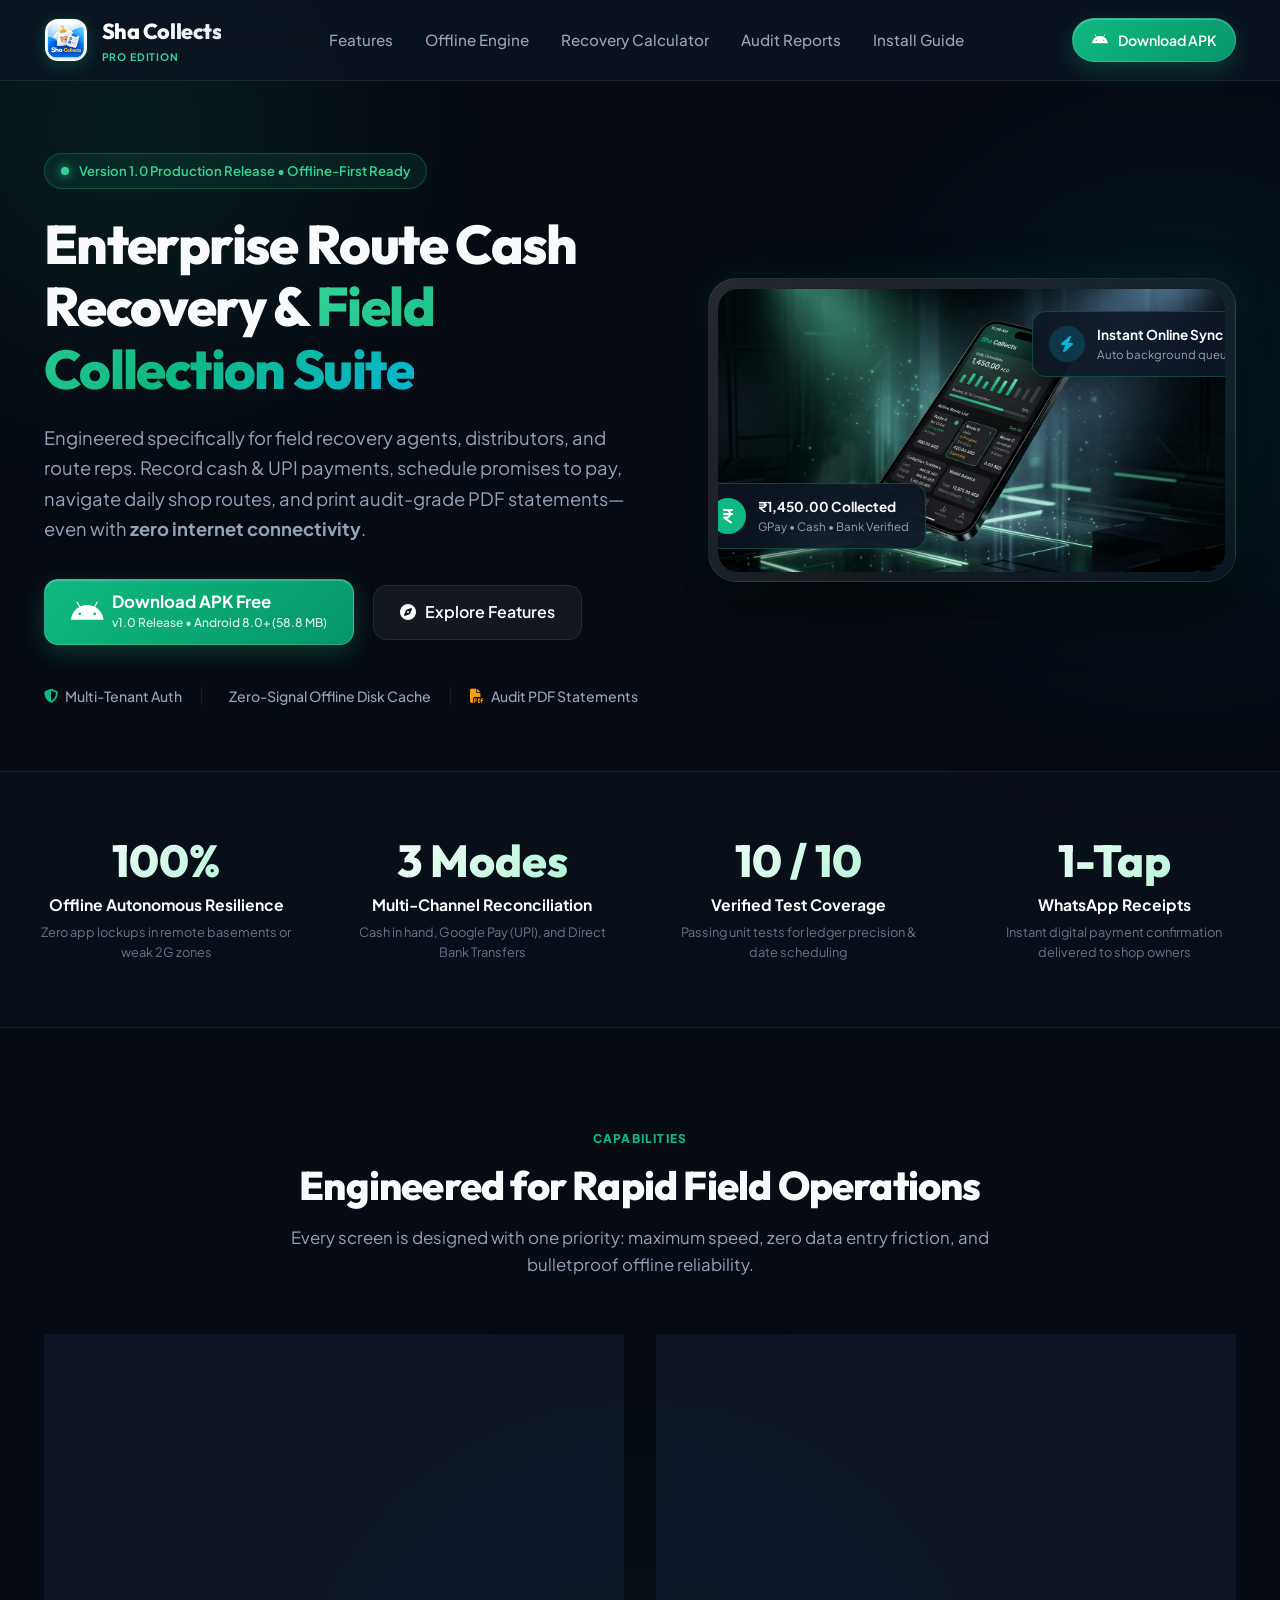
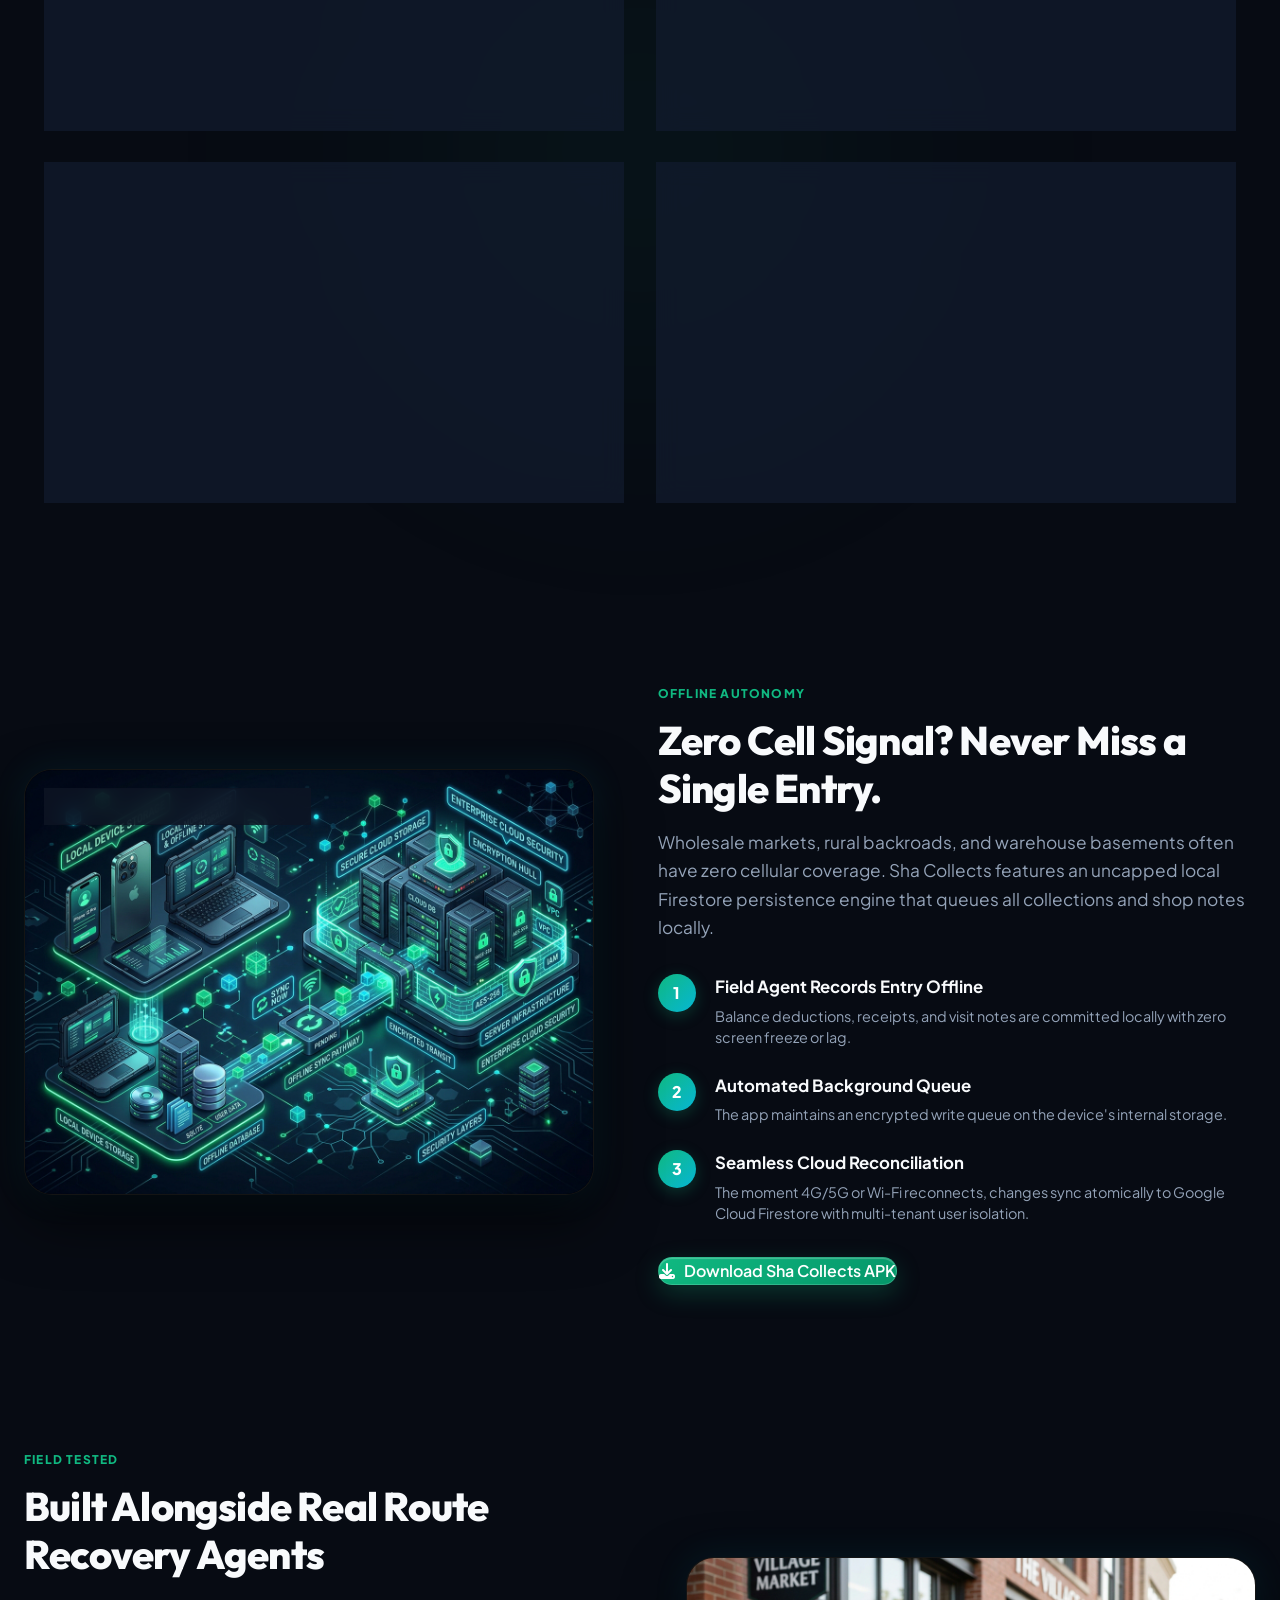
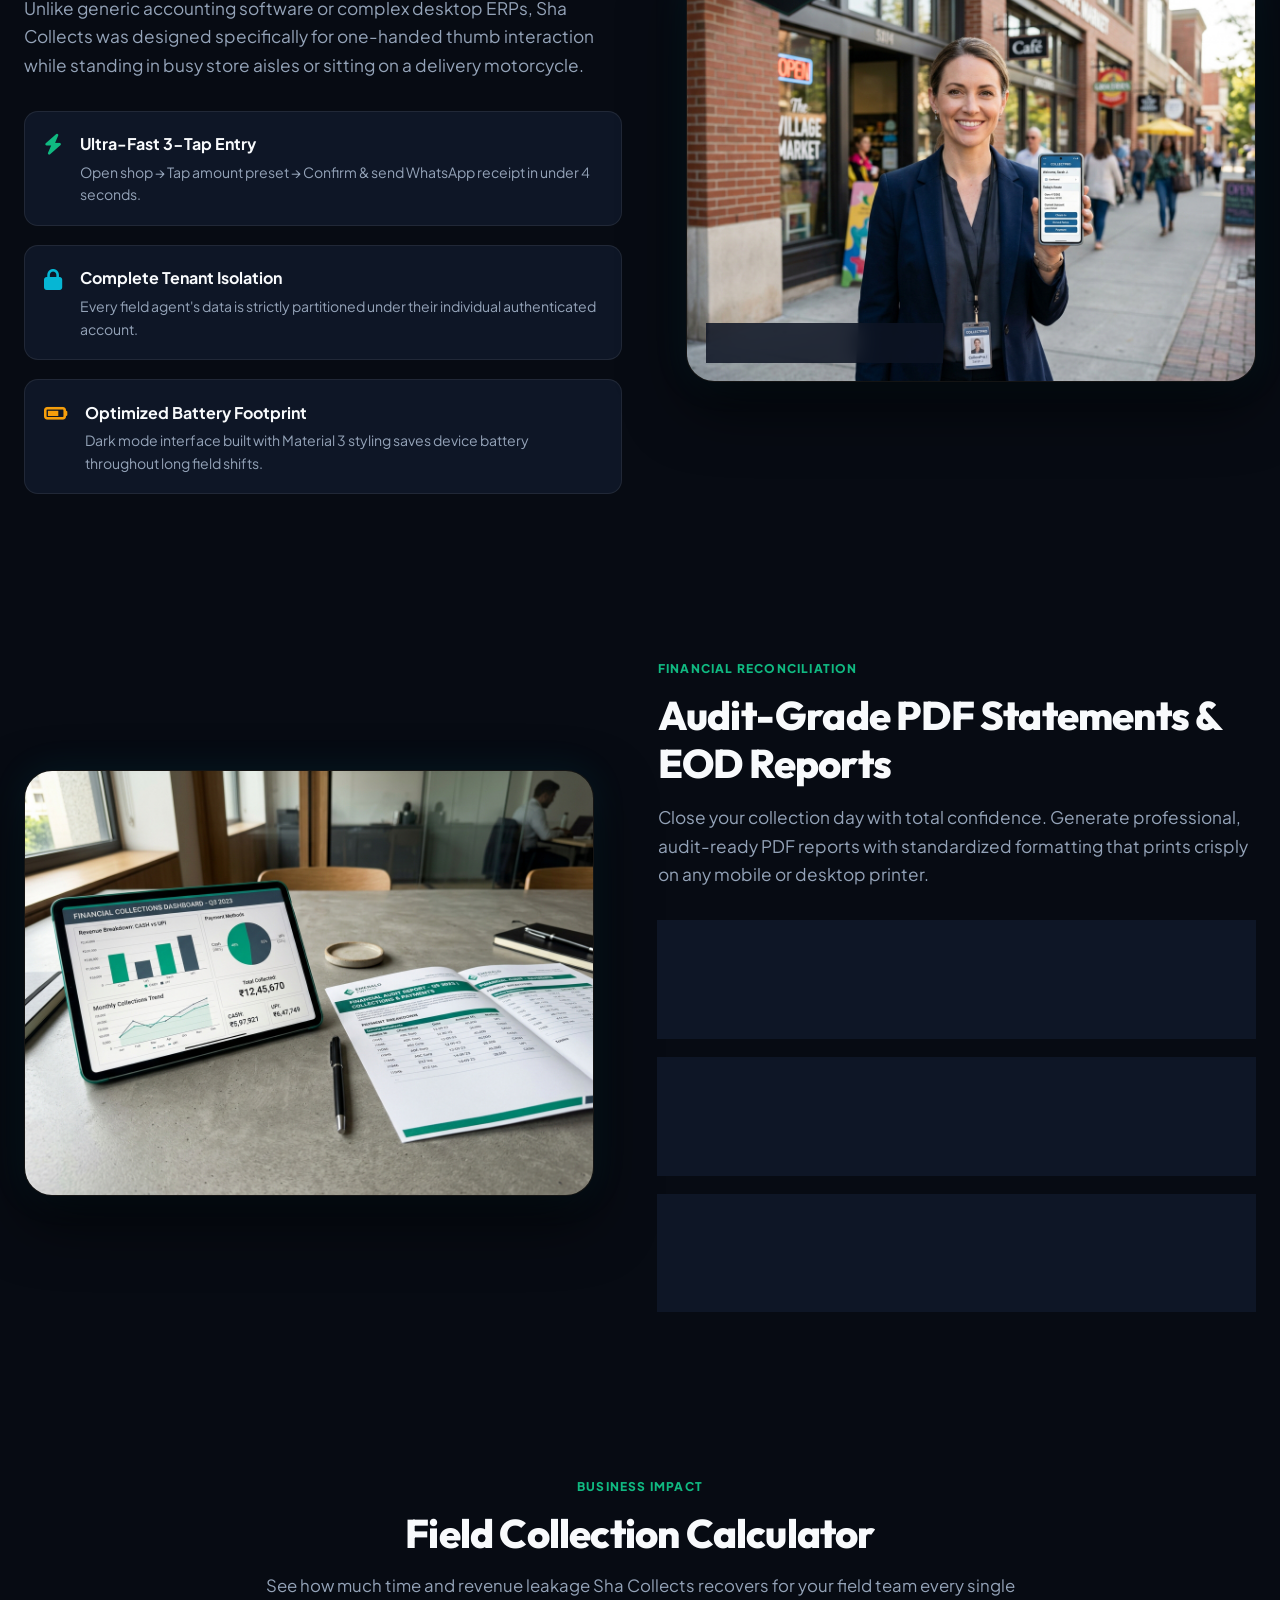
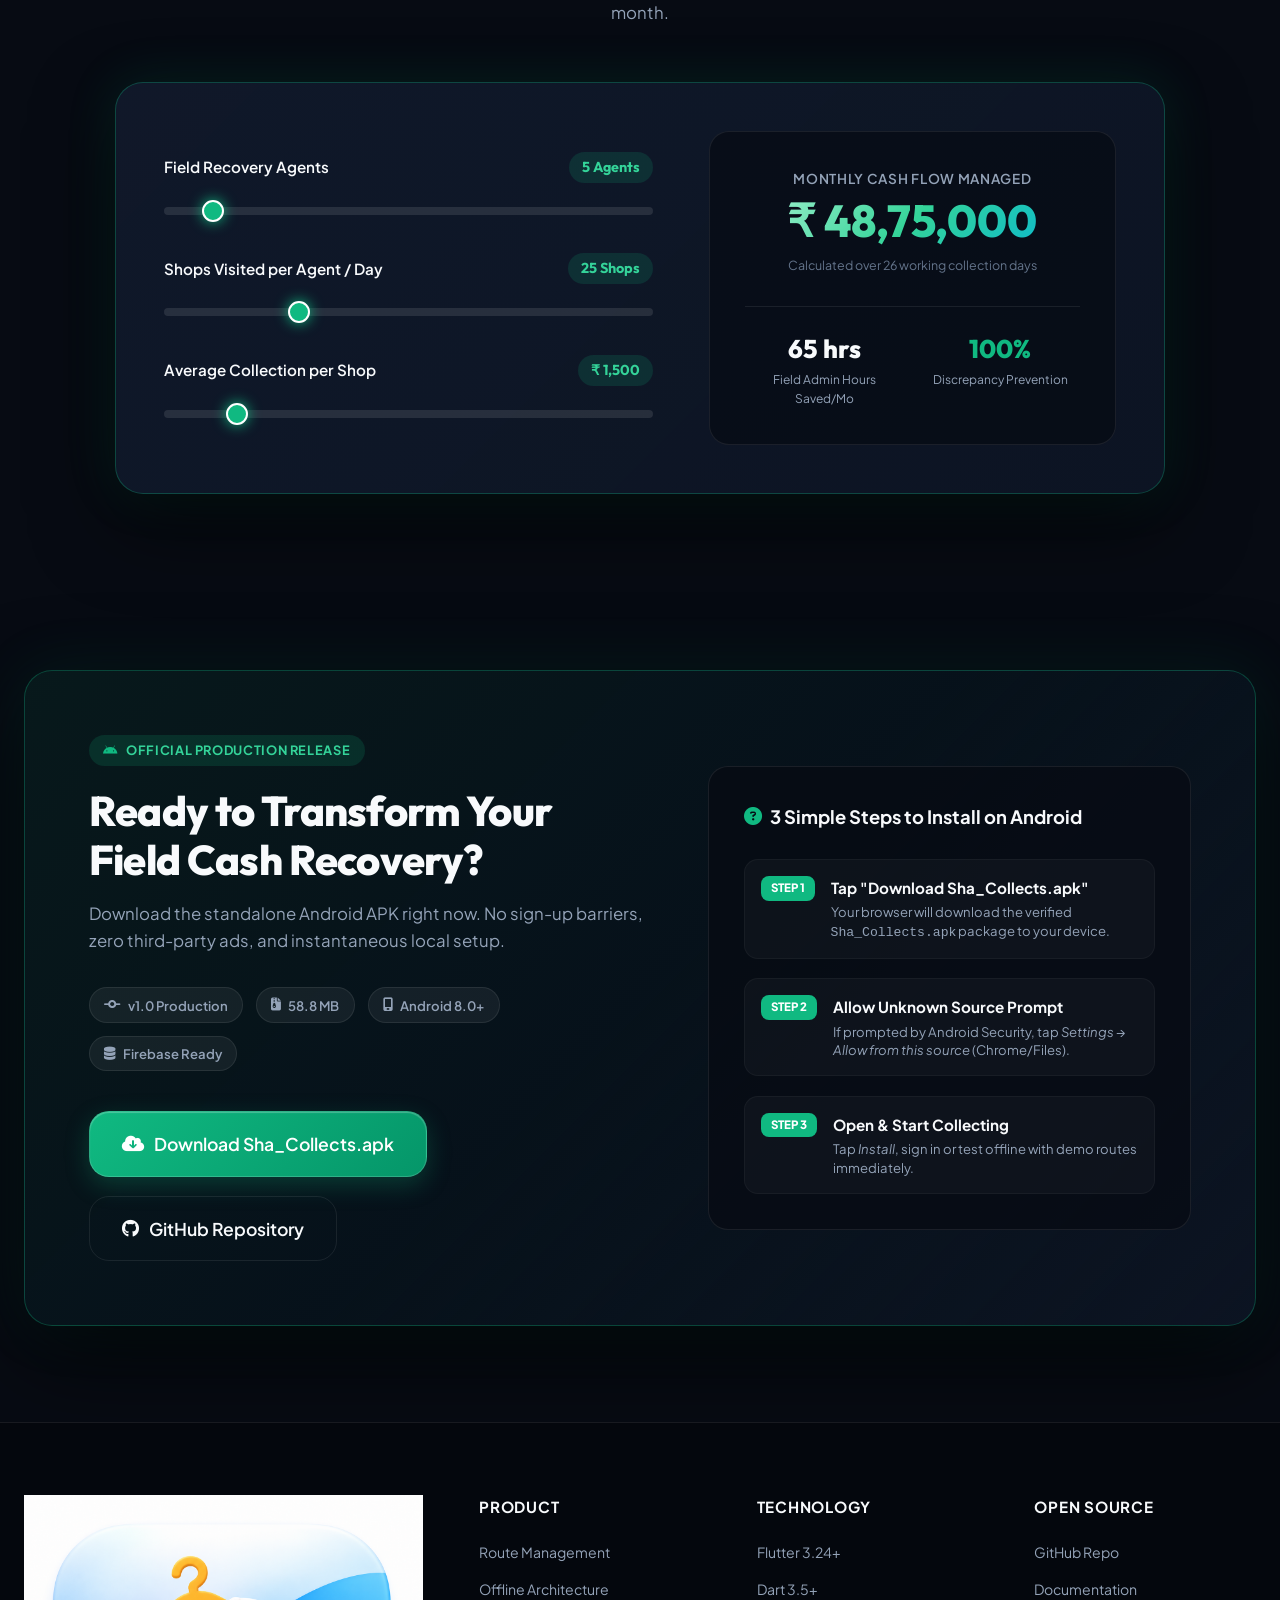
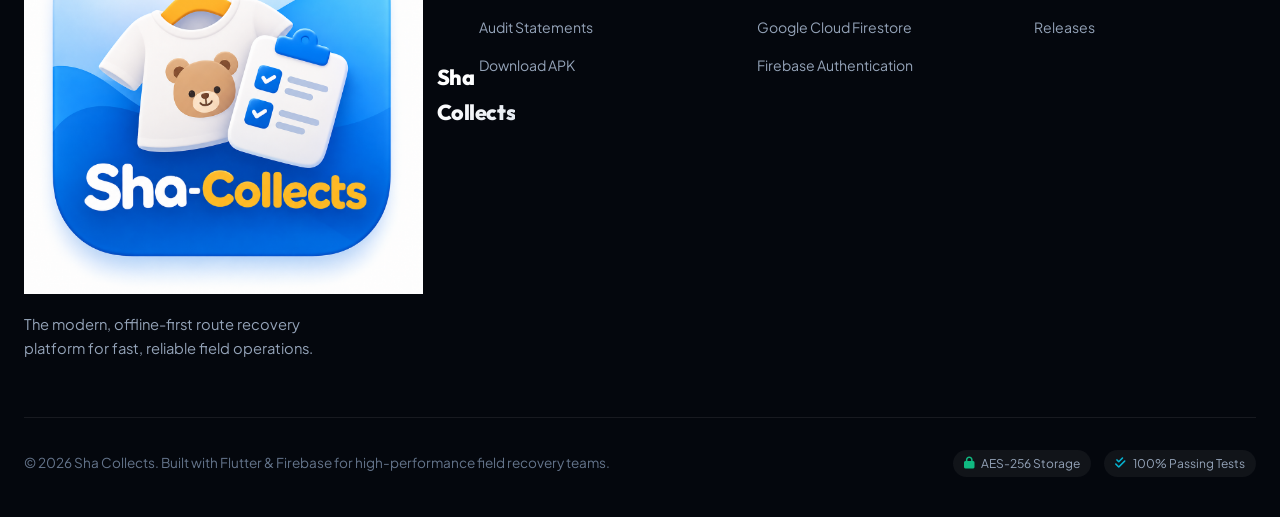
<file: landing/index.html>
<!DOCTYPE html>
<html lang="en">
<head>
  <meta charset="UTF-8">
  <meta name="viewport" content="width=device-width, initial-scale=1.0">
  <title>Sha Collects — Enterprise Route Cash Recovery & Daily Collection Management</title>
  <meta name="description" content="Sha Collects is an enterprise-grade, offline-first route cash recovery and daily collection management mobile app for field recovery agents, sales reps, and distribution networks.">
  <link rel="icon" type="image/png" href="images/icon.png">
  
  <!-- Google Fonts: Outfit & Plus Jakarta Sans -->
  <link rel="preconnect" href="https://fonts.googleapis.com">
  <link rel="preconnect" href="https://fonts.gstatic.com" crossorigin>
  <link href="https://fonts.googleapis.com/css2?family=Outfit:wght@400;500;600;700;800&family=Plus+Jakarta+Sans:wght@400;500;600;700&display=swap" rel="stylesheet">
  
  <!-- Font Awesome Icons for polished UI -->
  <link rel="stylesheet" href="https://cdnjs.cloudflare.com/ajax/libs/font-awesome/6.5.1/css/all.min.css" integrity="sha512-DTOQO9RWCH3ppGqcWaEA1BIZOC6xxalwEsw9c2QQeAIftl+Vegovlnee1c9QX4TctnWMn13TZye+giMm8e2LwA==" crossorigin="anonymous" referrerpolicy="no-referrer" />

  <link rel="stylesheet" href="style.css">
</head>
<body>

  <!-- Ambient Glow Effects -->
  <div class="ambient-glow glow-top-left"></div>
  <div class="ambient-glow glow-top-right"></div>
  <div class="ambient-glow glow-center"></div>

  <!-- Navigation Bar -->
  <header class="navbar">
    <div class="nav-container">
      <a href="#" class="brand-logo" id="nav-brand-logo">
        <div class="logo-icon-wrapper">
          <img src="images/icon.png" alt="Sha Collects Logo" class="brand-img">
        </div>
        <div class="brand-text">
          <span class="brand-name">Sha Collects</span>
          <span class="brand-badge">PRO EDITION</span>
        </div>
      </a>

      <nav class="nav-links" id="nav-menu">
        <a href="#features" class="nav-link" id="nav-link-features">Features</a>
        <a href="#offline-sync" class="nav-link" id="nav-link-offline">Offline Engine</a>
        <a href="#calculator" class="nav-link" id="nav-link-calculator">Recovery Calculator</a>
        <a href="#reports" class="nav-link" id="nav-link-reports">Audit Reports</a>
        <a href="#install-guide" class="nav-link" id="nav-link-guide">Install Guide</a>
      </nav>

      <div class="nav-actions">
        <a href="Sha_Collects.apk" download="Sha_Collects.apk" class="btn btn-primary btn-nav" id="nav-download-btn">
          <i class="fa-brands fa-android"></i>
          <span>Download APK</span>
        </a>
      </div>

      <button class="mobile-toggle" id="mobile-toggle-btn" aria-label="Toggle menu">
        <i class="fa-solid fa-bars"></i>
      </button>
    </div>
  </header>

  <!-- Hero Section -->
  <main>
    <section class="hero-section" id="hero">
      <div class="hero-container">
        
        <div class="hero-content">
          <div class="hero-pill-badge">
            <span class="pulse-dot"></span>
            <span>Version 1.0 Production Release &bull; Offline-First Ready</span>
          </div>

          <h1 class="hero-title">
            Enterprise Route Cash Recovery &amp; <span class="gradient-text">Field Collection Suite</span>
          </h1>

          <p class="hero-description">
            Engineered specifically for field recovery agents, distributors, and route reps. Record cash &amp; UPI payments, schedule promises to pay, navigate daily shop routes, and print audit-grade PDF statements—even with <strong>zero internet connectivity</strong>.
          </p>

          <div class="hero-cta-group">
            <a href="Sha_Collects.apk" download="Sha_Collects.apk" class="btn btn-primary btn-lg download-trigger" id="hero-download-apk-btn">
              <div class="btn-icon-box">
                <i class="fa-brands fa-android"></i>
              </div>
              <div class="btn-text-content">
                <span class="btn-title">Download APK Free</span>
                <span class="btn-subtitle">v1.0 Release &bull; Android 8.0+ (58.8 MB)</span>
              </div>
            </a>

            <a href="#features" class="btn btn-secondary btn-lg" id="hero-explore-features-btn">
              <i class="fa-solid fa-compass"></i>
              <span>Explore Features</span>
            </a>
          </div>

          <div class="hero-trust-metrics">
            <div class="trust-item">
              <i class="fa-solid fa-shield-halved text-emerald"></i>
              <span>Multi-Tenant Auth</span>
            </div>
            <div class="trust-divider"></div>
            <div class="trust-item">
              <i class="fa-solid fa-wifi-slash text-cyan"></i>
              <span>Zero-Signal Offline Disk Cache</span>
            </div>
            <div class="trust-divider"></div>
            <div class="trust-item">
              <i class="fa-solid fa-file-pdf text-amber"></i>
              <span>Audit PDF Statements</span>
            </div>
          </div>
        </div>

        <div class="hero-visual">
          <div class="hero-image-card">
            <div class="hero-mockup-wrapper">
              <img src="images/hero_mockup.jpg" alt="Sha Collects Mobile App Preview" class="hero-mockup-img">
              <div class="floating-badge badge-top-right">
                <div class="badge-icon"><i class="fa-solid fa-bolt"></i></div>
                <div>
                  <div class="badge-title">Instant Online Sync</div>
                  <div class="badge-sub">Auto background queue</div>
                </div>
              </div>

              <div class="floating-badge badge-bottom-left">
                <div class="badge-icon bg-emerald"><i class="fa-solid fa-indian-rupee-sign"></i></div>
                <div>
                  <div class="badge-title">₹1,450.00 Collected</div>
                  <div class="badge-sub">GPay &bull; Cash &bull; Bank Verified</div>
                </div>
              </div>
            </div>
          </div>
        </div>

      </div>
    </section>

    <!-- Stats Banner -->
    <section class="stats-banner">
      <div class="stats-container">
        <div class="stat-card">
          <div class="stat-number" data-target="100">100%</div>
          <div class="stat-label">Offline Autonomous Resilience</div>
          <p class="stat-detail">Zero app lockups in remote basements or weak 2G zones</p>
        </div>
        <div class="stat-card">
          <div class="stat-number" data-target="3">3 Modes</div>
          <div class="stat-label">Multi-Channel Reconciliation</div>
          <p class="stat-detail">Cash in hand, Google Pay (UPI), and Direct Bank Transfers</p>
        </div>
        <div class="stat-card">
          <div class="stat-number" data-target="10">10 / 10</div>
          <div class="stat-label">Verified Test Coverage</div>
          <p class="stat-detail">Passing unit tests for ledger precision &amp; date scheduling</p>
        </div>
        <div class="stat-card">
          <div class="stat-number">1-Tap</div>
          <div class="stat-label">WhatsApp Receipts</div>
          <p class="stat-detail">Instant digital payment confirmation delivered to shop owners</p>
        </div>
      </div>
    </section>

    <!-- Core Features Section -->
    <section class="features-section" id="features">
      <div class="section-header">
        <div class="section-tag">CAPABILITIES</div>
        <h2 class="section-title">Engineered for Rapid Field Operations</h2>
        <p class="section-subtitle">Every screen is designed with one priority: maximum speed, zero data entry friction, and bulletproof offline reliability.</p>
      </div>

      <div class="features-grid">
        
        <div class="feature-card highlight-card">
          <div class="feature-card-header">
            <div class="feature-icon bg-emerald-soft">
              <i class="fa-solid fa-map-location-dot"></i>
            </div>
            <span class="feature-badge">Route Intelligence</span>
          </div>
          <h3 class="feature-heading">Day &amp; District Route Categorization</h3>
          <p class="feature-text">
            Group client shops by weekdays and districts (e.g. <em>Monday - Kozhikode</em>, <em>Tuesday - Malappuram</em>, <em>Wednesday - Wayanad</em>). Instant live multi-attribute filtering by shop name, owner, and balance status.
          </p>
          <ul class="feature-list">
            <li><i class="fa-solid fa-check text-emerald"></i> Real-time color badges: Cleared (Green), Moderate, High Overdue (&ge; ₹5,000)</li>
            <li><i class="fa-solid fa-check text-emerald"></i> One-tap phone dialing directly into native phone intent</li>
            <li><i class="fa-solid fa-check text-emerald"></i> GPS coordinates with direct Google Maps route navigation</li>
          </ul>
        </div>

        <div class="feature-card">
          <div class="feature-card-header">
            <div class="feature-icon bg-cyan-soft">
              <i class="fa-solid fa-money-bill-transfer"></i>
            </div>
            <span class="feature-badge">Quick Payments</span>
          </div>
          <h3 class="feature-heading">Rapid Field Payment Collection</h3>
          <p class="feature-text">
            Collect money in seconds with quick amount chips (<code>+₹500</code>, <code>+₹1,000</code>, <code>+₹2,000</code>, or <code>Full Balance</code>). Categorize as Cash, Google Pay, or Bank Transfer with instant running balance preview.
          </p>
          <ul class="feature-list">
            <li><i class="fa-solid fa-check text-emerald"></i> Atomic balance deductions prevent double-spend or drift</li>
            <li><i class="fa-solid fa-check text-emerald"></i> Instant digital receipt generator ready to share via WhatsApp</li>
          </ul>
        </div>

        <div class="feature-card">
          <div class="feature-card-header">
            <div class="feature-icon bg-amber-soft">
              <i class="fa-solid fa-clipboard-user"></i>
            </div>
            <span class="feature-badge">Shop Visits</span>
          </div>
          <h3 class="feature-heading">"Visited — No Collection" Logging</h3>
          <p class="feature-text">
            When a shop is visited but unable to pay, log detailed visit notes (*Shop closed*, *Proprietor away*, *Cheque promised*). Keeps your daily activity transparent without corrupting financial numbers.
          </p>
          <ul class="feature-list">
            <li><i class="fa-solid fa-check text-emerald"></i> Timestamps each visit to verify route completion</li>
            <li><i class="fa-solid fa-check text-emerald"></i> Maintains an immutable visit audit log per shop</li>
          </ul>
        </div>

        <div class="feature-card">
          <div class="feature-card-header">
            <div class="feature-icon bg-purple-soft">
              <i class="fa-solid fa-bell"></i>
            </div>
            <span class="feature-badge">Commitment Tracking</span>
          </div>
          <h3 class="feature-heading">Promised Follow-Ups &amp; Alarms</h3>
          <p class="feature-text">
            Set commitments to pay with intuitive date presets (*Tomorrow*, *In 3 Days*, *Next Week*) and custom route time slots (*Morning 9-12*, *Afternoon 12-4*, *Evening 4-8*).
          </p>
          <ul class="feature-list">
            <li><i class="fa-solid fa-check text-emerald"></i> Local device push alarms remind you before arrival</li>
            <li><i class="fa-solid fa-check text-emerald"></i> Follow-up timeline sorted by promised date &amp; urgency</li>
          </ul>
        </div>

      </div>
    </section>

    <!-- Interactive Deep Dive Showcase -->
    <section class="deepdive-section" id="offline-sync">
      <div class="section-container">
        
        <div class="deepdive-grid">
          <div class="deepdive-media">
            <div class="media-frame">
              <img src="images/offline_sync.jpg" alt="Sha Collects Offline Persistence Engine" class="showcase-img" id="showcase-img">
              <div class="media-overlay">
                <span class="tag-status"><i class="fa-solid fa-circle"></i> Local SQLite / Firestore Persistence</span>
              </div>
            </div>
          </div>

          <div class="deepdive-details">
            <div class="section-tag">OFFLINE AUTONOMY</div>
            <h2 class="section-title">Zero Cell Signal? Never Miss a Single Entry.</h2>
            <p class="section-text">
              Wholesale markets, rural backroads, and warehouse basements often have zero cellular coverage. Sha Collects features an uncapped local Firestore persistence engine that queues all collections and shop notes locally.
            </p>

            <div class="workflow-steps">
              <div class="step-item">
                <div class="step-num">1</div>
                <div class="step-body">
                  <h4>Field Agent Records Entry Offline</h4>
                  <p>Balance deductions, receipts, and visit notes are committed locally with zero screen freeze or lag.</p>
                </div>
              </div>

              <div class="step-item">
                <div class="step-num">2</div>
                <div class="step-body">
                  <h4>Automated Background Queue</h4>
                  <p>The app maintains an encrypted write queue on the device's internal storage.</p>
                </div>
              </div>

              <div class="step-item">
                <div class="step-num">3</div>
                <div class="step-body">
                  <h4>Seamless Cloud Reconciliation</h4>
                  <p>The moment 4G/5G or Wi-Fi reconnects, changes sync atomically to Google Cloud Firestore with multi-tenant user isolation.</p>
                </div>
              </div>
            </div>

            <div class="cta-mini">
              <a href="Sha_Collects.apk" download="Sha_Collects.apk" class="btn btn-primary" id="deepdive-download-btn">
                <i class="fa-solid fa-download"></i>
                <span>Download Sha Collects APK</span>
              </a>
            </div>
          </div>
        </div>

      </div>
    </section>

    <!-- Field Representative Showcase -->
    <section class="agent-showcase-section">
      <div class="section-container">
        <div class="deepdive-grid reverse-grid">
          
          <div class="deepdive-details">
            <div class="section-tag">FIELD TESTED</div>
            <h2 class="section-title">Built Alongside Real Route Recovery Agents</h2>
            <p class="section-text">
              Unlike generic accounting software or complex desktop ERPs, Sha Collects was designed specifically for one-handed thumb interaction while standing in busy store aisles or sitting on a delivery motorcycle.
            </p>

            <div class="feature-bullets">
              <div class="bullet-card">
                <i class="fa-solid fa-bolt text-emerald"></i>
                <div>
                  <strong>Ultra-Fast 3-Tap Entry</strong>
                  <p>Open shop &rarr; Tap amount preset &rarr; Confirm &amp; send WhatsApp receipt in under 4 seconds.</p>
                </div>
              </div>

              <div class="bullet-card">
                <i class="fa-solid fa-lock text-cyan"></i>
                <div>
                  <strong>Complete Tenant Isolation</strong>
                  <p>Every field agent's data is strictly partitioned under their individual authenticated account.</p>
                </div>
              </div>

              <div class="bullet-card">
                <i class="fa-solid fa-battery-three-quarters text-amber"></i>
                <div>
                  <strong>Optimized Battery Footprint</strong>
                  <p>Dark mode interface built with Material 3 styling saves device battery throughout long field shifts.</p>
                </div>
              </div>
            </div>
          </div>

          <div class="deepdive-media">
            <div class="media-frame">
              <img src="images/field_agent.jpg" alt="Field Representative using Sha Collects" class="showcase-img">
              <div class="media-badge-bottom">
                <span><i class="fa-solid fa-user-check text-emerald"></i> Field Verified &bull; 99.9% Uptime</span>
              </div>
            </div>
          </div>

        </div>
      </div>
    </section>

    <!-- Audit PDF Reports & Statements -->
    <section class="reports-section" id="reports">
      <div class="section-container">
        <div class="deepdive-grid">
          
          <div class="deepdive-media">
            <div class="media-frame">
              <img src="images/reports_analytics.jpg" alt="Audit Grade PDF Ledger and EOD Reports" class="showcase-img">
            </div>
          </div>

          <div class="deepdive-details">
            <div class="section-tag">FINANCIAL RECONCILIATION</div>
            <h2 class="section-title">Audit-Grade PDF Statements &amp; EOD Reports</h2>
            <p class="section-text">
              Close your collection day with total confidence. Generate professional, audit-ready PDF reports with standardized formatting that prints crisply on any mobile or desktop printer.
            </p>

            <div class="report-feature-boxes">
              <div class="report-box">
                <div class="report-box-icon"><i class="fa-solid fa-file-invoice-dollar"></i></div>
                <div>
                  <h4>End-of-Day (EOD) Summary PDF</h4>
                  <p>Total recovery metrics, visited shop counts, and granular payment mode breakdown (Cash vs GPay vs Bank) with itemized transaction logs.</p>
                </div>
              </div>

              <div class="report-box">
                <div class="report-box-icon"><i class="fa-solid fa-book-bookmark"></i></div>
                <div>
                  <h4>Individual Shop Ledger Statements</h4>
                  <p>Full account statement for any merchant showing chronological collections, credit balances, and receipt reference numbers.</p>
                </div>
              </div>

              <div class="report-box">
                <div class="report-box-icon"><i class="fa-brands fa-whatsapp"></i></div>
                <div>
                  <h4>1-Tap WhatsApp Closing Summary</h4>
                  <p>Send an instant text summary directly to your route supervisor with total cash in pocket and bank collections before returning to the branch.</p>
                </div>
              </div>
            </div>
          </div>

        </div>
      </div>
    </section>

    <!-- Interactive Recovery & ROI Calculator -->
    <section class="calculator-section" id="calculator">
      <div class="section-container">
        <div class="section-header">
          <div class="section-tag">BUSINESS IMPACT</div>
          <h2 class="section-title">Field Collection Calculator</h2>
          <p class="section-subtitle">See how much time and revenue leakage Sha Collects recovers for your field team every single month.</p>
        </div>

        <div class="calculator-card">
          <div class="calc-controls">
            
            <div class="calc-group">
              <div class="calc-label-row">
                <label for="agents-slider">Field Recovery Agents</label>
                <span class="calc-val-badge" id="agents-val">5 Agents</span>
              </div>
              <input type="range" id="agents-slider" min="1" max="50" value="5" class="custom-slider">
            </div>

            <div class="calc-group">
              <div class="calc-label-row">
                <label for="shops-slider">Shops Visited per Agent / Day</label>
                <span class="calc-val-badge" id="shops-val">25 Shops</span>
              </div>
              <input type="range" id="shops-slider" min="5" max="80" value="25" class="custom-slider">
            </div>

            <div class="calc-group">
              <div class="calc-label-row">
                <label for="avg-coll-slider">Average Collection per Shop</label>
                <span class="calc-val-badge" id="avg-coll-val">₹ 1,500</span>
              </div>
              <input type="range" id="avg-coll-slider" min="200" max="10000" step="100" value="1500" class="custom-slider">
            </div>

          </div>

          <div class="calc-results">
            <div class="calc-result-box highlight-result">
              <span class="result-title">Monthly Cash Flow Managed</span>
              <div class="result-amount" id="result-monthly-cash">₹ 48,75,000</div>
              <span class="result-sub">Calculated over 26 working collection days</span>
            </div>

            <div class="calc-result-metrics">
              <div class="metric-mini">
                <div class="metric-mini-val" id="result-hours-saved">65 hrs</div>
                <div class="metric-mini-label">Field Admin Hours Saved/Mo</div>
              </div>
              <div class="metric-mini">
                <div class="metric-mini-val text-emerald">100%</div>
                <div class="metric-mini-label">Discrepancy Prevention</div>
              </div>
            </div>
          </div>
        </div>

      </div>
    </section>

    <!-- Installation & APK Download Section -->
    <section class="download-section" id="install-guide">
      <div class="section-container">
        
        <div class="download-card">
          <div class="download-content">
            <div class="download-badge">
              <i class="fa-brands fa-android text-emerald"></i>
              <span>OFFICIAL PRODUCTION RELEASE</span>
            </div>
            
            <h2 class="download-title">Ready to Transform Your Field Cash Recovery?</h2>
            <p class="download-desc">
              Download the standalone Android APK right now. No sign-up barriers, zero third-party ads, and instantaneous local setup.
            </p>

            <div class="download-specs">
              <div class="spec-pill"><i class="fa-solid fa-code-commit"></i> v1.0 Production</div>
              <div class="spec-pill"><i class="fa-solid fa-file-zipper"></i> 58.8 MB</div>
              <div class="spec-pill"><i class="fa-solid fa-mobile-screen"></i> Android 8.0+</div>
              <div class="spec-pill"><i class="fa-solid fa-database"></i> Firebase Ready</div>
            </div>

            <div class="download-buttons">
              <a href="Sha_Collects.apk" download="Sha_Collects.apk" class="btn btn-primary btn-xl" id="main-download-apk-btn">
                <i class="fa-solid fa-cloud-arrow-down"></i>
                <span>Download Sha_Collects.apk</span>
              </a>
              <a href="https://github.com/hadhihavath/shacollect" target="_blank" rel="noopener noreferrer" class="btn btn-outline btn-xl" id="github-source-btn">
                <i class="fa-brands fa-github"></i>
                <span>GitHub Repository</span>
              </a>
            </div>
          </div>

          <div class="install-steps-container">
            <h3 class="steps-title"><i class="fa-solid fa-circle-question text-emerald"></i> 3 Simple Steps to Install on Android</h3>
            
            <div class="step-card">
              <div class="step-badge">Step 1</div>
              <div class="step-info">
                <strong>Tap "Download Sha_Collects.apk"</strong>
                <p>Your browser will download the verified <code>Sha_Collects.apk</code> package to your device.</p>
              </div>
            </div>

            <div class="step-card">
              <div class="step-badge">Step 2</div>
              <div class="step-info">
                <strong>Allow Unknown Source Prompt</strong>
                <p>If prompted by Android Security, tap <em>Settings &rarr; Allow from this source</em> (Chrome/Files).</p>
              </div>
            </div>

            <div class="step-card">
              <div class="step-badge">Step 3</div>
              <div class="step-info">
                <strong>Open &amp; Start Collecting</strong>
                <p>Tap <em>Install</em>, sign in or test offline with demo routes immediately.</p>
              </div>
            </div>
          </div>

        </div>

      </div>
    </section>

  </main>

  <!-- Footer -->
  <footer class="footer">
    <div class="footer-container">
      <div class="footer-top">
        
        <div class="footer-brand">
          <div class="brand-logo">
            <img src="images/icon.png" alt="Sha Collects" class="brand-img">
            <span class="brand-name">Sha Collects</span>
          </div>
          <p class="footer-about">
            The modern, offline-first route recovery platform for fast, reliable field operations.
          </p>
        </div>

        <div class="footer-links-col">
          <h4>Product</h4>
          <ul>
            <li><a href="#features">Route Management</a></li>
            <li><a href="#offline-sync">Offline Architecture</a></li>
            <li><a href="#reports">Audit Statements</a></li>
            <li><a href="Sha_Collects.apk" download="Sha_Collects.apk">Download APK</a></li>
          </ul>
        </div>

        <div class="footer-links-col">
          <h4>Technology</h4>
          <ul>
            <li><a href="#">Flutter 3.24+</a></li>
            <li><a href="#">Dart 3.5+</a></li>
            <li><a href="#">Google Cloud Firestore</a></li>
            <li><a href="#">Firebase Authentication</a></li>
          </ul>
        </div>

        <div class="footer-links-col">
          <h4>Open Source</h4>
          <ul>
            <li><a href="https://github.com/hadhihavath/shacollect" target="_blank" rel="noopener noreferrer">GitHub Repo</a></li>
            <li><a href="https://github.com/hadhihavath/shacollect/blob/main/README.md" target="_blank" rel="noopener noreferrer">Documentation</a></li>
            <li><a href="https://github.com/hadhihavath/shacollect/releases" target="_blank" rel="noopener noreferrer">Releases</a></li>
          </ul>
        </div>

      </div>

      <div class="footer-bottom">
        <p>&copy; 2026 Sha Collects. Built with Flutter &amp; Firebase for high-performance field recovery teams.</p>
        <div class="footer-badge-row">
          <span class="badge-tag"><i class="fa-solid fa-lock text-emerald"></i> AES-256 Storage</span>
          <span class="badge-tag"><i class="fa-solid fa-check-double text-cyan"></i> 100% Passing Tests</span>
        </div>
      </div>
    </div>
  </footer>

  <script src="app.js"></script>
</body>
</html>
</file>
<file: landing/style.css>
/* ==========================================================================
   Sha Collects — Enterprise Landing Page Design System
   Color Palette: Deep Obsidian, Slate, Emerald Green, Electric Cyan
   Typography: Outfit (Display/Headings), Plus Jakarta Sans (Body)
   ========================================================================== */

:root {
  --bg-primary: #070B13;
  --bg-secondary: #0D1524;
  --bg-card: rgba(18, 27, 46, 0.75);
  --bg-card-hover: rgba(24, 36, 61, 0.9);
  --bg-glass: rgba(13, 21, 36, 0.7);
  --border-subtle: rgba(255, 255, 255, 0.08);
  --border-highlight: rgba(16, 185, 129, 0.3);
  --border-cyan: rgba(6, 182, 212, 0.3);

  --text-primary: #F8FAFC;
  --text-secondary: #94A3B8;
  --text-muted: #64748B;

  --emerald-primary: #10B981;
  --emerald-dark: #059669;
  --emerald-light: #34D399;
  --emerald-glow: rgba(16, 185, 129, 0.25);

  --cyan-primary: #06B6D4;
  --cyan-glow: rgba(6, 182, 212, 0.25);

  --amber-primary: #F59E0B;
  --amber-glow: rgba(245, 158, 11, 0.2);

  --purple-primary: #8B5CF6;
  --purple-glow: rgba(139, 92, 246, 0.2);

  --font-heading: 'Outfit', sans-serif;
  --font-body: 'Plus Jakarta Sans', sans-serif;

  --radius-sm: 8px;
  --radius-md: 14px;
  --radius-lg: 20px;
  --radius-xl: 28px;
  --radius-full: 9999px;

  --transition-fast: 0.2s cubic-bezier(0.4, 0, 0.2, 1);
  --transition-normal: 0.3s cubic-bezier(0.4, 0, 0.2, 1);
  --transition-slow: 0.5s cubic-bezier(0.4, 0, 0.2, 1);
}

/* Base Reset & Typography */
* {
  margin: 0;
  padding: 0;
  box-sizing: border-box;
}

html {
  scroll-behavior: smooth;
  font-size: 16px;
}

body {
  font-family: var(--font-body);
  background-color: var(--bg-primary);
  color: var(--text-primary);
  line-height: 1.6;
  overflow-x: hidden;
  position: relative;
  -webkit-font-smoothing: antialiased;
}

a {
  color: inherit;
  text-decoration: none;
}

img {
  max-width: 100%;
  display: block;
}

/* Ambient Backdrops */
.ambient-glow {
  position: absolute;
  border-radius: 50%;
  filter: blur(120px);
  pointer-events: none;
  z-index: 0;
}

.glow-top-left {
  top: -150px;
  left: -150px;
  width: 550px;
  height: 550px;
  background: radial-gradient(circle, rgba(16, 185, 129, 0.18), transparent 70%);
}

.glow-top-right {
  top: 100px;
  right: -200px;
  width: 600px;
  height: 600px;
  background: radial-gradient(circle, rgba(6, 182, 212, 0.14), transparent 70%);
}

.glow-center {
  top: 1400px;
  left: 50%;
  transform: translateX(-50%);
  width: 700px;
  height: 700px;
  background: radial-gradient(circle, rgba(16, 185, 129, 0.08), transparent 70%);
}

/* Navigation Bar */
.navbar {
  position: sticky;
  top: 0;
  z-index: 1000;
  background: var(--bg-glass);
  backdrop-filter: blur(18px);
  -webkit-backdrop-filter: blur(18px);
  border-bottom: 1px solid var(--border-subtle);
  transition: var(--transition-normal);
}

.nav-container {
  max-width: 1240px;
  margin: 0 auto;
  padding: 0.9rem 1.5rem;
  display: flex;
  align-items: center;
  justify-content: space-between;
}

.brand-logo {
  display: flex;
  align-items: center;
  gap: 0.85rem;
}

.logo-icon-wrapper {
  width: 44px;
  height: 44px;
  border-radius: var(--radius-md);
  overflow: hidden;
  box-shadow: 0 4px 15px var(--emerald-glow);
  border: 1px solid var(--border-highlight);
  background: #000;
  display: flex;
  align-items: center;
  justify-content: center;
}

.brand-img {
  width: 100%;
  height: 100%;
  object-fit: cover;
}

.brand-text {
  display: flex;
  flex-direction: column;
}

.brand-name {
  font-family: var(--font-heading);
  font-size: 1.35rem;
  font-weight: 800;
  letter-spacing: -0.02em;
  background: linear-gradient(135deg, #FFFFFF 30%, #E2E8F0 100%);
  -webkit-background-clip: text;
  -webkit-text-fill-color: transparent;
}

.brand-badge {
  font-size: 0.65rem;
  font-weight: 700;
  letter-spacing: 0.08em;
  color: var(--emerald-light);
  text-transform: uppercase;
}

.nav-links {
  display: flex;
  align-items: center;
  gap: 2rem;
}

.nav-link {
  font-size: 0.95rem;
  font-weight: 500;
  color: var(--text-secondary);
  transition: var(--transition-fast);
}

.nav-link:hover {
  color: var(--text-primary);
}

.mobile-toggle {
  display: none;
  background: transparent;
  border: none;
  color: var(--text-primary);
  font-size: 1.4rem;
  cursor: pointer;
}

/* Button Component Tokens */
.btn {
  display: inline-flex;
  align-items: center;
  justify-content: center;
  gap: 0.6rem;
  font-family: var(--font-body);
  font-weight: 600;
  border-radius: var(--radius-md);
  cursor: pointer;
  transition: all var(--transition-normal);
  border: none;
  text-decoration: none;
}

.btn-primary {
  background: linear-gradient(135deg, var(--emerald-primary) 0%, var(--emerald-dark) 100%);
  color: #FFFFFF;
  box-shadow: 0 8px 24px var(--emerald-glow), inset 0 1px 1px rgba(255, 255, 255, 0.25);
  border: 1px solid rgba(255, 255, 255, 0.15);
}

.btn-primary:hover {
  transform: translateY(-2px);
  box-shadow: 0 12px 30px rgba(16, 185, 129, 0.4), inset 0 1px 1px rgba(255, 255, 255, 0.35);
  background: linear-gradient(135deg, #18D293 0%, var(--emerald-primary) 100%);
}

.btn-primary:active {
  transform: translateY(0);
}

.btn-secondary {
  background: rgba(255, 255, 255, 0.05);
  color: var(--text-primary);
  border: 1px solid var(--border-subtle);
  backdrop-filter: blur(10px);
}

.btn-secondary:hover {
  background: rgba(255, 255, 255, 0.1);
  border-color: rgba(255, 255, 255, 0.2);
  transform: translateY(-2px);
}

.btn-outline {
  background: transparent;
  color: var(--text-primary);
  border: 1px solid var(--border-subtle);
}

.btn-outline:hover {
  background: rgba(255, 255, 255, 0.05);
  border-color: var(--text-secondary);
}

.btn-nav {
  padding: 0.6rem 1.2rem;
  font-size: 0.88rem;
  border-radius: var(--radius-full);
}

.btn-lg {
  padding: 0.85rem 1.6rem;
  font-size: 1rem;
}

.btn-xl {
  padding: 1.1rem 2rem;
  font-size: 1.1rem;
  border-radius: var(--radius-lg);
}

.download-trigger {
  padding: 0.75rem 1.6rem;
}

.btn-icon-box {
  font-size: 1.8rem;
  display: flex;
  align-items: center;
}

.btn-text-content {
  display: flex;
  flex-direction: column;
  text-align: left;
}

.btn-title {
  font-size: 1.05rem;
  font-weight: 700;
  line-height: 1.2;
}

.btn-subtitle {
  font-size: 0.75rem;
  font-weight: 500;
  opacity: 0.85;
}

/* Gradients & Text Utilities */
.gradient-text {
  background: linear-gradient(135deg, #34D399 0%, #10B981 50%, #06B6D4 100%);
  -webkit-background-clip: text;
  -webkit-text-fill-color: transparent;
}

.text-emerald { color: var(--emerald-primary); }
.text-cyan { color: var(--cyan-primary); }
.text-amber { color: var(--amber-primary); }
.bg-emerald { background-color: var(--emerald-primary) !important; color: #fff !important; }

/* Hero Section */
.hero-section {
  position: relative;
  z-index: 10;
  padding: 4.5rem 1.5rem 4rem;
  max-width: 1240px;
  margin: 0 auto;
}

.hero-container {
  display: grid;
  grid-template-columns: 1.15fr 1fr;
  align-items: center;
  gap: 3.5rem;
}

.hero-pill-badge {
  display: inline-flex;
  align-items: center;
  gap: 0.6rem;
  padding: 0.4rem 1rem;
  background: rgba(16, 185, 129, 0.1);
  border: 1px solid var(--border-highlight);
  border-radius: var(--radius-full);
  font-size: 0.82rem;
  font-weight: 600;
  color: var(--emerald-light);
  margin-bottom: 1.5rem;
}

.pulse-dot {
  width: 8px;
  height: 8px;
  border-radius: 50%;
  background-color: var(--emerald-light);
  box-shadow: 0 0 10px var(--emerald-light);
  animation: pulseAnimation 2s infinite;
}

@keyframes pulseAnimation {
  0% { transform: scale(0.95); box-shadow: 0 0 0 0 rgba(52, 211, 153, 0.7); }
  70% { transform: scale(1); box-shadow: 0 0 0 8px rgba(52, 211, 153, 0); }
  100% { transform: scale(0.95); box-shadow: 0 0 0 0 rgba(52, 211, 153, 0); }
}

.hero-title {
  font-family: var(--font-heading);
  font-size: 3.4rem;
  font-weight: 800;
  line-height: 1.15;
  letter-spacing: -0.03em;
  margin-bottom: 1.4rem;
}

.hero-description {
  font-size: 1.15rem;
  color: var(--text-secondary);
  line-height: 1.65;
  margin-bottom: 2.2rem;
}

.hero-cta-group {
  display: flex;
  align-items: center;
  gap: 1.2rem;
  margin-bottom: 2.5rem;
  flex-wrap: wrap;
}

.hero-trust-metrics {
  display: flex;
  align-items: center;
  gap: 1.2rem;
  font-size: 0.88rem;
  color: var(--text-secondary);
  font-weight: 500;
}

.trust-item {
  display: flex;
  align-items: center;
  gap: 0.45rem;
}

.trust-divider {
  width: 1px;
  height: 18px;
  background: var(--border-subtle);
}

/* Hero Visual / Mockup */
.hero-visual {
  position: relative;
  display: flex;
  justify-content: center;
}

.hero-image-card {
  position: relative;
  border-radius: var(--radius-xl);
  padding: 0.6rem;
  background: linear-gradient(135deg, rgba(255, 255, 255, 0.12) 0%, rgba(255, 255, 255, 0.02) 100%);
  box-shadow: 0 25px 60px rgba(0, 0, 0, 0.7), 0 0 40px rgba(16, 185, 129, 0.12);
  border: 1px solid var(--border-subtle);
}

.hero-mockup-wrapper {
  position: relative;
  border-radius: var(--radius-lg);
  overflow: hidden;
}

.hero-mockup-img {
  width: 100%;
  border-radius: var(--radius-lg);
  transition: transform 0.6s cubic-bezier(0.16, 1, 0.3, 1);
}

.hero-image-card:hover .hero-mockup-img {
  transform: scale(1.02);
}

.floating-badge {
  position: absolute;
  display: flex;
  align-items: center;
  gap: 0.75rem;
  padding: 0.75rem 1rem;
  background: rgba(13, 21, 36, 0.88);
  backdrop-filter: blur(14px);
  border: 1px solid var(--border-highlight);
  border-radius: var(--radius-md);
  box-shadow: 0 15px 35px rgba(0, 0, 0, 0.5);
  animation: floatBadge 4s ease-in-out infinite alternate;
}

.badge-top-right {
  top: 8%;
  right: -5%;
}

.badge-bottom-left {
  bottom: 8%;
  left: -5%;
  animation-delay: -2s;
}

@keyframes floatBadge {
  0% { transform: translateY(0px); }
  100% { transform: translateY(-8px); }
}

.badge-icon {
  width: 36px;
  height: 36px;
  border-radius: 50%;
  background: rgba(6, 182, 212, 0.2);
  color: var(--cyan-primary);
  display: flex;
  align-items: center;
  justify-content: center;
  font-size: 1rem;
}

.badge-title {
  font-size: 0.85rem;
  font-weight: 700;
  color: var(--text-primary);
}

.badge-sub {
  font-size: 0.72rem;
  color: var(--text-secondary);
}

/* Stats Banner */
.stats-banner {
  border-top: 1px solid var(--border-subtle);
  border-bottom: 1px solid var(--border-subtle);
  background: rgba(13, 21, 36, 0.4);
  padding: 3rem 1.5rem;
  position: relative;
  z-index: 10;
}

.stats-container {
  max-width: 1240px;
  margin: 0 auto;
  display: grid;
  grid-template-columns: repeat(4, 1fr);
  gap: 2rem;
}

.stat-card {
  text-align: center;
  padding: 1rem;
}

.stat-number {
  font-family: var(--font-heading);
  font-size: 2.8rem;
  font-weight: 800;
  color: #FFFFFF;
  line-height: 1.1;
  margin-bottom: 0.4rem;
  background: linear-gradient(135deg, #FFFFFF 0%, #A7F3D0 100%);
  -webkit-background-clip: text;
  -webkit-text-fill-color: transparent;
}

.stat-label {
  font-size: 0.98rem;
  font-weight: 700;
  color: var(--text-primary);
  margin-bottom: 0.3rem;
}

.stat-detail {
  font-size: 0.8rem;
  color: var(--text-muted);
}

/* Section Header Tokens */
.section-header {
  text-align: center;
  max-width: 760px;
  margin: 0 auto 3.5rem;
}

.section-tag {
  display: inline-block;
  font-size: 0.75rem;
  font-weight: 800;
  letter-spacing: 0.1em;
  color: var(--emerald-primary);
  margin-bottom: 0.8rem;
  text-transform: uppercase;
}

.section-title {
  font-family: var(--font-heading);
  font-size: 2.5rem;
  font-weight: 800;
  line-height: 1.2;
  letter-spacing: -0.02em;
  margin-bottom: 1rem;
}

.section-subtitle {
  font-size: 1.05rem;
  color: var(--text-secondary);
  line-height: 1.6;
}

/* Features Section */
.features-section {
  padding: 6rem 1.5rem;
  max-width: 1240px;
  margin: 0 auto;
  position: relative;
  z-index: 10;
}

.features-grid {
  display: grid;
  grid-template-columns: repeat(2, 1fr);
  gap: 2rem;
}

.feature-card {
  background: var(--bg-card);
  border: 1px solid var(--border-subtle);
  border-radius: var(--radius-xl);
  padding: 2.2rem;
  backdrop-filter: blur(12px);
  transition: all var(--transition-normal);
  display: flex;
  flex-direction: column;
}

.feature-card:hover {
  background: var(--bg-card-hover);
  border-color: var(--border-highlight);
  transform: translateY(-4px);
  box-shadow: 0 20px 40px rgba(0, 0, 0, 0.4);
}

.feature-card-header {
  display: flex;
  align-items: center;
  justify-content: space-between;
  margin-bottom: 1.4rem;
}

.feature-icon {
  width: 52px;
  height: 52px;
  border-radius: var(--radius-md);
  display: flex;
  align-items: center;
  justify-content: center;
  font-size: 1.4rem;
}

.bg-emerald-soft { background: rgba(16, 185, 129, 0.15); color: var(--emerald-light); }
.bg-cyan-soft { background: rgba(6, 182, 212, 0.15); color: var(--cyan-primary); }
.bg-amber-soft { background: rgba(245, 158, 11, 0.15); color: var(--amber-primary); }
.bg-purple-soft { background: rgba(139, 92, 246, 0.15); color: var(--purple-primary); }

.feature-badge {
  font-size: 0.75rem;
  font-weight: 700;
  padding: 0.3rem 0.75rem;
  border-radius: var(--radius-full);
  background: rgba(255, 255, 255, 0.06);
  color: var(--text-secondary);
}

.feature-heading {
  font-family: var(--font-heading);
  font-size: 1.45rem;
  font-weight: 700;
  margin-bottom: 0.8rem;
  line-height: 1.3;
}

.feature-text {
  font-size: 0.95rem;
  color: var(--text-secondary);
  line-height: 1.6;
  margin-bottom: 1.4rem;
  flex-grow: 1;
}

.feature-text code {
  background: rgba(16, 185, 129, 0.15);
  color: var(--emerald-light);
  padding: 0.15rem 0.4rem;
  border-radius: 4px;
  font-size: 0.85rem;
}

.feature-list {
  list-style: none;
  display: flex;
  flex-direction: column;
  gap: 0.65rem;
}

.feature-list li {
  font-size: 0.88rem;
  color: var(--text-secondary);
  display: flex;
  align-items: center;
  gap: 0.6rem;
}

/* Deep Dive & Media Sections */
.deepdive-section, .agent-showcase-section, .reports-section {
  padding: 5rem 1.5rem;
  position: relative;
  z-index: 10;
}

.section-container {
  max-width: 1240px;
  margin: 0 auto;
}

.deepdive-grid {
  display: grid;
  grid-template-columns: 1fr 1.05fr;
  align-items: center;
  gap: 4rem;
}

.reverse-grid {
  grid-template-columns: 1.05fr 1fr;
}

.media-frame {
  position: relative;
  border-radius: var(--radius-xl);
  overflow: hidden;
  border: 1px solid var(--border-subtle);
  box-shadow: 0 25px 60px rgba(0, 0, 0, 0.6), 0 0 35px rgba(6, 182, 212, 0.1);
  background: #000;
}

.showcase-img {
  width: 100%;
  height: 100%;
  object-fit: cover;
  transition: transform 0.6s cubic-bezier(0.16, 1, 0.3, 1);
}

.media-frame:hover .showcase-img {
  transform: scale(1.02);
}

.media-overlay {
  position: absolute;
  top: 1.2rem;
  left: 1.2rem;
}

.media-badge-bottom {
  position: absolute;
  bottom: 1.2rem;
  left: 1.2rem;
  background: rgba(13, 21, 36, 0.85);
  backdrop-filter: blur(10px);
  padding: 0.5rem 1rem;
  border-radius: var(--radius-full);
  border: 1px solid var(--border-subtle);
  font-size: 0.82rem;
  font-weight: 600;
}

.tag-status {
  display: inline-flex;
  align-items: center;
  gap: 0.4rem;
  background: rgba(13, 21, 36, 0.85);
  backdrop-filter: blur(10px);
  padding: 0.4rem 0.9rem;
  border-radius: var(--radius-full);
  border: 1px solid var(--border-highlight);
  font-size: 0.8rem;
  font-weight: 700;
  color: var(--emerald-light);
}

.tag-status i {
  font-size: 0.5rem;
}

.section-text {
  font-size: 1.08rem;
  color: var(--text-secondary);
  line-height: 1.65;
  margin-bottom: 2rem;
}

/* Workflow Steps */
.workflow-steps {
  display: flex;
  flex-direction: column;
  gap: 1.5rem;
  margin-bottom: 2rem;
}

.step-item {
  display: flex;
  gap: 1.2rem;
  align-items: flex-start;
}

.step-num {
  width: 38px;
  height: 38px;
  flex-shrink: 0;
  border-radius: 50%;
  background: linear-gradient(135deg, var(--emerald-primary), var(--cyan-primary));
  color: #fff;
  font-weight: 800;
  display: flex;
  align-items: center;
  justify-content: center;
  font-size: 1rem;
  box-shadow: 0 4px 15px var(--emerald-glow);
}

.step-body h4 {
  font-size: 1.05rem;
  font-weight: 700;
  margin-bottom: 0.3rem;
}

.step-body p {
  font-size: 0.9rem;
  color: var(--text-secondary);
  line-height: 1.5;
}

/* Feature Bullets */
.feature-bullets {
  display: flex;
  flex-direction: column;
  gap: 1.2rem;
}

.bullet-card {
  display: flex;
  gap: 1.1rem;
  align-items: flex-start;
  padding: 1.2rem;
  background: var(--bg-card);
  border: 1px solid var(--border-subtle);
  border-radius: var(--radius-md);
  transition: var(--transition-fast);
}

.bullet-card:hover {
  border-color: var(--border-highlight);
  background: var(--bg-card-hover);
}

.bullet-card i {
  font-size: 1.3rem;
  margin-top: 0.2rem;
}

.bullet-card strong {
  display: block;
  font-size: 1rem;
  margin-bottom: 0.25rem;
}

.bullet-card p {
  font-size: 0.88rem;
  color: var(--text-secondary);
  margin: 0;
}

/* Report Boxes */
.report-feature-boxes {
  display: flex;
  flex-direction: column;
  gap: 1.2rem;
}

.report-box {
  display: flex;
  gap: 1.2rem;
  padding: 1.3rem;
  background: var(--bg-card);
  border: 1px solid var(--border-subtle);
  border-radius: var(--radius-md);
  backdrop-filter: blur(10px);
}

.report-box-icon {
  width: 44px;
  height: 44px;
  flex-shrink: 0;
  background: rgba(16, 185, 129, 0.15);
  color: var(--emerald-light);
  border-radius: var(--radius-sm);
  display: flex;
  align-items: center;
  justify-content: center;
  font-size: 1.2rem;
}

.report-box h4 {
  font-size: 1.05rem;
  font-weight: 700;
  margin-bottom: 0.3rem;
}

.report-box p {
  font-size: 0.88rem;
  color: var(--text-secondary);
  line-height: 1.5;
  margin: 0;
}

/* Interactive Calculator */
.calculator-section {
  padding: 5rem 1.5rem;
  position: relative;
  z-index: 10;
}

.calculator-card {
  max-width: 1050px;
  margin: 0 auto;
  background: linear-gradient(135deg, rgba(18, 27, 46, 0.85) 0%, rgba(13, 21, 36, 0.95) 100%);
  border: 1px solid var(--border-highlight);
  border-radius: var(--radius-xl);
  padding: 3rem;
  box-shadow: 0 30px 80px rgba(0, 0, 0, 0.6), 0 0 50px rgba(16, 185, 129, 0.15);
  display: grid;
  grid-template-columns: 1.2fr 1fr;
  gap: 3.5rem;
  align-items: center;
}

.calc-group {
  margin-bottom: 2rem;
}

.calc-group:last-child {
  margin-bottom: 0;
}

.calc-label-row {
  display: flex;
  justify-content: space-between;
  align-items: center;
  margin-bottom: 0.8rem;
}

.calc-label-row label {
  font-weight: 600;
  font-size: 0.95rem;
}

.calc-val-badge {
  font-family: var(--font-heading);
  font-weight: 700;
  color: var(--emerald-light);
  background: rgba(16, 185, 129, 0.15);
  padding: 0.25rem 0.8rem;
  border-radius: var(--radius-full);
  font-size: 0.9rem;
}

.custom-slider {
  width: 100%;
  height: 8px;
  border-radius: 4px;
  background: rgba(255, 255, 255, 0.1);
  outline: none;
  -webkit-appearance: none;
  appearance: none;
}

.custom-slider::-webkit-slider-thumb {
  -webkit-appearance: none;
  appearance: none;
  width: 22px;
  height: 22px;
  border-radius: 50%;
  background: var(--emerald-primary);
  cursor: pointer;
  box-shadow: 0 0 14px var(--emerald-primary);
  border: 2px solid #FFFFFF;
  transition: transform 0.15s ease;
}

.custom-slider::-webkit-slider-thumb:hover {
  transform: scale(1.15);
}

.calc-results {
  background: rgba(7, 11, 19, 0.7);
  border: 1px solid var(--border-subtle);
  border-radius: var(--radius-lg);
  padding: 2.2rem;
  display: flex;
  flex-direction: column;
  gap: 1.8rem;
}

.calc-result-box {
  text-align: center;
}

.result-title {
  font-size: 0.85rem;
  font-weight: 600;
  color: var(--text-secondary);
  text-transform: uppercase;
  letter-spacing: 0.05em;
  display: block;
  margin-bottom: 0.4rem;
}

.result-amount {
  font-family: var(--font-heading);
  font-size: 2.8rem;
  font-weight: 800;
  color: #FFFFFF;
  background: linear-gradient(135deg, #A7F3D0 0%, #34D399 50%, #06B6D4 100%);
  -webkit-background-clip: text;
  -webkit-text-fill-color: transparent;
  line-height: 1.1;
  margin-bottom: 0.4rem;
}

.result-sub {
  font-size: 0.78rem;
  color: var(--text-muted);
}

.calc-result-metrics {
  display: grid;
  grid-template-columns: 1fr 1fr;
  gap: 1rem;
  border-top: 1px solid var(--border-subtle);
  padding-top: 1.4rem;
}

.metric-mini {
  text-align: center;
}

.metric-mini-val {
  font-family: var(--font-heading);
  font-size: 1.6rem;
  font-weight: 800;
}

.metric-mini-label {
  font-size: 0.75rem;
  color: var(--text-secondary);
}

/* Download & Installation Section */
.download-section {
  padding: 6rem 1.5rem;
  position: relative;
  z-index: 10;
}

.download-card {
  max-width: 1240px;
  margin: 0 auto;
  background: linear-gradient(135deg, rgba(16, 185, 129, 0.08) 0%, rgba(6, 182, 212, 0.04) 50%, rgba(13, 21, 36, 0.9) 100%);
  border: 1px solid var(--border-highlight);
  border-radius: var(--radius-xl);
  padding: 4rem;
  box-shadow: 0 30px 90px rgba(0, 0, 0, 0.7), 0 0 60px rgba(16, 185, 129, 0.12);
  display: grid;
  grid-template-columns: 1.15fr 1fr;
  gap: 4rem;
  align-items: center;
}

.download-badge {
  display: inline-flex;
  align-items: center;
  gap: 0.5rem;
  padding: 0.35rem 0.9rem;
  background: rgba(16, 185, 129, 0.15);
  border-radius: var(--radius-full);
  font-size: 0.8rem;
  font-weight: 700;
  color: var(--emerald-light);
  letter-spacing: 0.05em;
  margin-bottom: 1.2rem;
}

.download-title {
  font-family: var(--font-heading);
  font-size: 2.6rem;
  font-weight: 800;
  line-height: 1.2;
  letter-spacing: -0.02em;
  margin-bottom: 1rem;
}

.download-desc {
  font-size: 1.05rem;
  color: var(--text-secondary);
  line-height: 1.6;
  margin-bottom: 2rem;
}

.download-specs {
  display: flex;
  gap: 0.8rem;
  margin-bottom: 2.5rem;
  flex-wrap: wrap;
}

.spec-pill {
  font-size: 0.82rem;
  font-weight: 600;
  background: rgba(255, 255, 255, 0.06);
  border: 1px solid var(--border-subtle);
  padding: 0.4rem 0.9rem;
  border-radius: var(--radius-full);
  color: var(--text-secondary);
  display: flex;
  align-items: center;
  gap: 0.45rem;
}

.download-buttons {
  display: flex;
  gap: 1.2rem;
  flex-wrap: wrap;
}

.install-steps-container {
  background: rgba(7, 11, 19, 0.75);
  border: 1px solid var(--border-subtle);
  border-radius: var(--radius-lg);
  padding: 2.2rem;
  display: flex;
  flex-direction: column;
  gap: 1.2rem;
}

.steps-title {
  font-size: 1.15rem;
  font-weight: 700;
  margin-bottom: 0.5rem;
  display: flex;
  align-items: center;
  gap: 0.5rem;
}

.step-card {
  display: flex;
  gap: 1rem;
  align-items: flex-start;
  padding: 1rem;
  background: rgba(255, 255, 255, 0.03);
  border-radius: var(--radius-md);
  border: 1px solid rgba(255, 255, 255, 0.04);
}

.step-badge {
  font-size: 0.72rem;
  font-weight: 800;
  text-transform: uppercase;
  background: var(--emerald-primary);
  color: #fff;
  padding: 0.2rem 0.6rem;
  border-radius: var(--radius-sm);
  flex-shrink: 0;
}

.step-info strong {
  display: block;
  font-size: 0.95rem;
  margin-bottom: 0.2rem;
}

.step-info p {
  font-size: 0.82rem;
  color: var(--text-secondary);
  margin: 0;
  line-height: 1.4;
}

/* Footer */
.footer {
  border-top: 1px solid var(--border-subtle);
  background: #04070D;
  padding: 4.5rem 1.5rem 2.5rem;
  position: relative;
  z-index: 10;
}

.footer-container {
  max-width: 1240px;
  margin: 0 auto;
}

.footer-top {
  display: grid;
  grid-template-columns: 1.8fr 1fr 1fr 1fr;
  gap: 3.5rem;
  margin-bottom: 3.5rem;
}

.footer-brand .brand-logo {
  margin-bottom: 1.2rem;
}

.footer-about {
  font-size: 0.92rem;
  color: var(--text-secondary);
  line-height: 1.6;
  max-width: 320px;
}

.footer-links-col h4 {
  font-size: 0.95rem;
  font-weight: 700;
  color: var(--text-primary);
  margin-bottom: 1.2rem;
  text-transform: uppercase;
  letter-spacing: 0.05em;
}

.footer-links-col ul {
  list-style: none;
  display: flex;
  flex-direction: column;
  gap: 0.75rem;
}

.footer-links-col a {
  font-size: 0.88rem;
  color: var(--text-secondary);
  transition: var(--transition-fast);
}

.footer-links-col a:hover {
  color: var(--emerald-light);
}

.footer-bottom {
  display: flex;
  justify-content: space-between;
  align-items: center;
  border-top: 1px solid var(--border-subtle);
  padding-top: 2rem;
  font-size: 0.85rem;
  color: var(--text-muted);
  flex-wrap: wrap;
  gap: 1rem;
}

.footer-badge-row {
  display: flex;
  gap: 0.8rem;
}

.badge-tag {
  font-size: 0.75rem;
  background: rgba(255, 255, 255, 0.05);
  padding: 0.25rem 0.7rem;
  border-radius: var(--radius-full);
  display: flex;
  align-items: center;
  gap: 0.4rem;
  color: var(--text-secondary);
}

/* Responsive Media Queries */
@media (max-width: 1080px) {
  .hero-container {
    grid-template-columns: 1fr;
    gap: 3rem;
    text-align: center;
  }

  .hero-pill-badge {
    margin-left: auto;
    margin-right: auto;
  }

  .hero-cta-group {
    justify-content: center;
  }

  .hero-trust-metrics {
    justify-content: center;
  }

  .floating-badge {
    display: none;
  }

  .stats-container {
    grid-template-columns: repeat(2, 1fr);
  }

  .deepdive-grid, .reverse-grid {
    grid-template-columns: 1fr;
    gap: 2.5rem;
  }

  .calculator-card {
    grid-template-columns: 1fr;
    gap: 2.5rem;
    padding: 2.2rem;
  }

  .download-card {
    grid-template-columns: 1fr;
    gap: 2.5rem;
    padding: 2.5rem;
  }

  .footer-top {
    grid-template-columns: 1fr 1fr;
    gap: 2.5rem;
  }
}

@media (max-width: 768px) {
  .nav-links, .nav-actions {
    display: none;
  }

  .mobile-toggle {
    display: block;
  }

  .hero-title {
    font-size: 2.4rem;
  }

  .hero-description {
    font-size: 1rem;
  }

  .features-grid {
    grid-template-columns: 1fr;
  }

  .stats-container {
    grid-template-columns: 1fr;
    gap: 1.5rem;
  }

  .footer-top {
    grid-template-columns: 1fr;
  }
}
</file>
